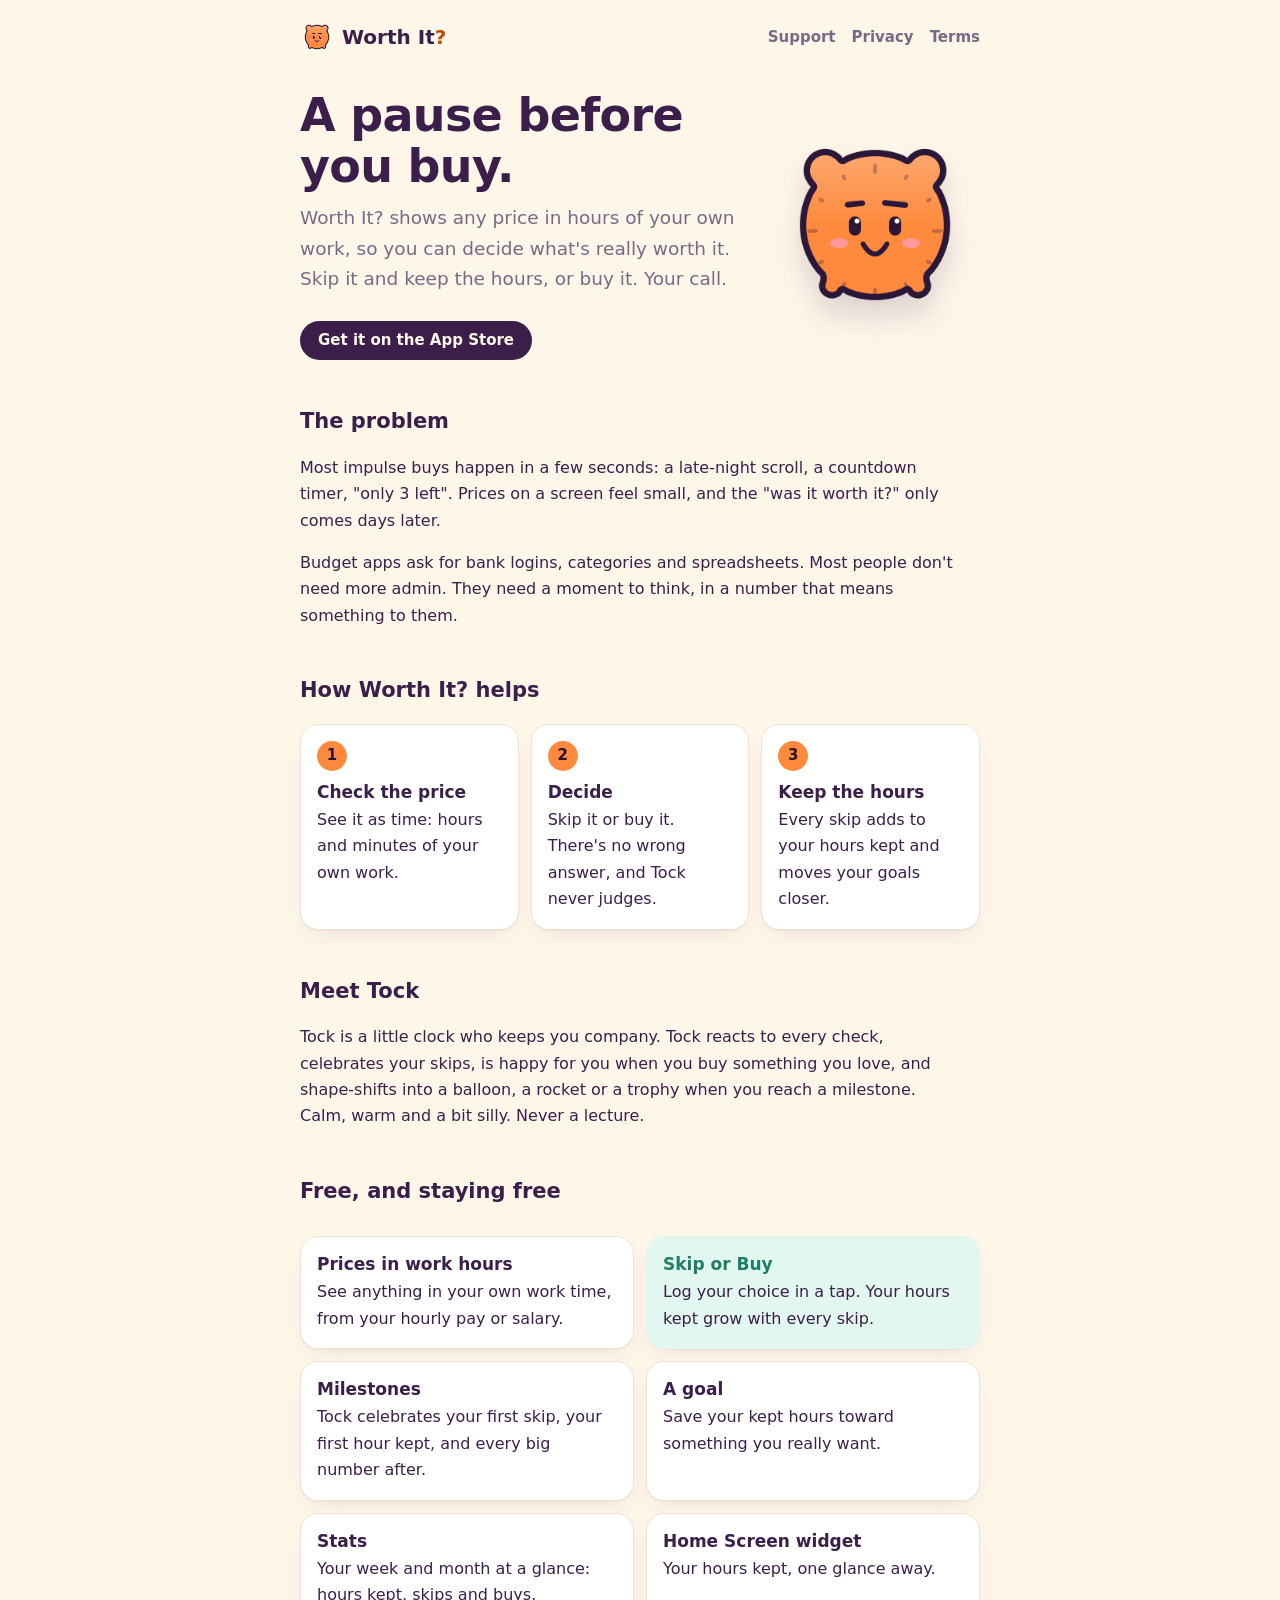
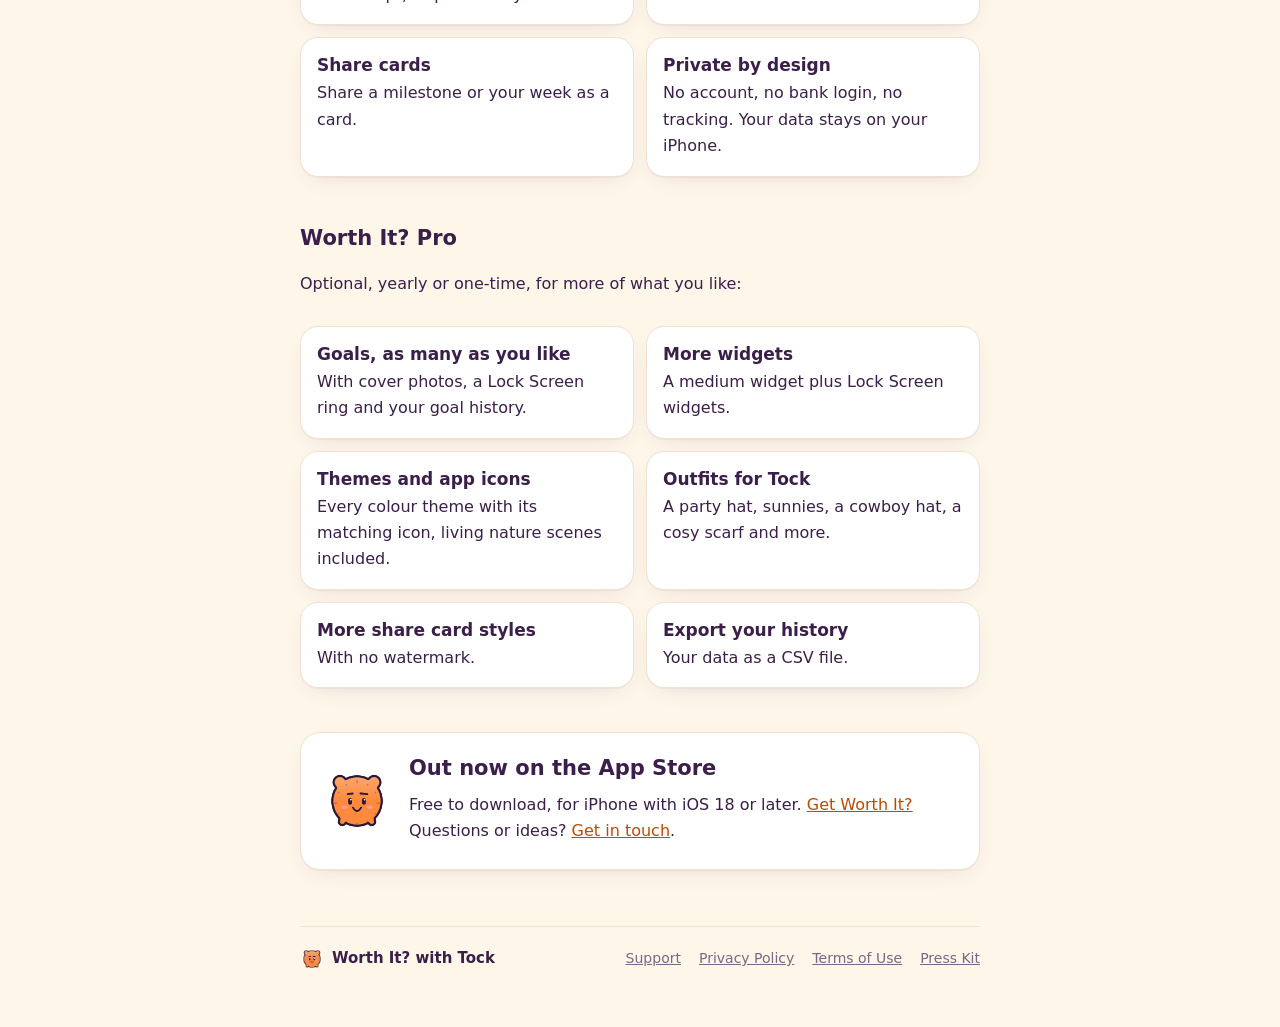
<file: index.html>
<!doctype html>
<html lang="en">
<head>
<meta charset="utf-8">
<meta name="viewport" content="width=device-width, initial-scale=1, viewport-fit=cover">
<title>Worth It? with Tock</title>
<meta name="description" content="Worth It? helps you pause before you buy. See any price in hours of your own work, skip what isn't worth it, and watch the hours you keep add up. No account, no tracking.">
<meta name="theme-color" content="#fff6ea" media="(prefers-color-scheme: light)">
<meta name="theme-color" content="#1f1626" media="(prefers-color-scheme: dark)">
<link rel="icon" type="image/png" href="assets/favicon.png">
<link rel="apple-touch-icon" href="assets/apple-touch-icon.png">
<meta name="apple-itunes-app" content="app-id=6837743984">
<meta property="og:title" content="Worth It? with Tock">
<meta property="og:description" content="See any price in hours of your work. Then decide.">
<meta property="og:image" content="https://iamvaibhavkhatri.github.io/worthit-app/assets/social.png">
<meta property="og:url" content="https://iamvaibhavkhatri.github.io/worthit-app/">
<meta name="twitter:card" content="summary_large_image">
<link rel="stylesheet" href="style.css?v=4">
</head>
<body>
<div class="wrap">
  <nav>
    <a class="brand" href="./"><img src="assets/tock.png" alt=""><span>Worth It<span class="q">?</span></span></a>
    <a href="support/">Support</a>
    <a href="privacy/">Privacy</a>
    <a href="terms/">Terms</a>
  </nav>

  <section class="hero">
    <div>
      <h1>A pause before you buy.</h1>
      <p class="lede">Worth It? shows any price in hours of your own work, so you can decide what's really worth it. Skip it and keep the hours, or buy it. Your call.</p>
      <a class="store" href="https://apps.apple.com/app/id6837743984">Get it on the App Store</a>
    </div>
    <img class="tock" src="assets/tock.png" alt="Tock, a friendly orange clock with a smile" width="210" height="210">
  </section>

  <section>
    <h2>The problem</h2>
    <p>Most impulse buys happen in a few seconds: a late-night scroll, a countdown timer, "only 3 left". Prices on a screen feel small, and the "was it worth it?" only comes days later.</p>
    <p>Budget apps ask for bank logins, categories and spreadsheets. Most people don't need more admin. They need a moment to think, in a number that means something to them.</p>
  </section>

  <section>
    <h2>How Worth It? helps</h2>
    <ol class="steps">
      <li><strong>Check the price</strong>See it as time: hours and minutes of your own work.</li>
      <li><strong>Decide</strong>Skip it or buy it. There's no wrong answer, and Tock never judges.</li>
      <li><strong>Keep the hours</strong>Every skip adds to your hours kept and moves your goals closer.</li>
    </ol>
  </section>

  <section>
    <h2>Meet Tock</h2>
    <p>Tock is a little clock who keeps you company. Tock reacts to every check, celebrates your skips, is happy for you when you buy something you love, and shape-shifts into a balloon, a rocket or a trophy when you reach a milestone. Calm, warm and a bit silly. Never a lecture.</p>
  </section>

  <section>
    <h2>Free, and staying free</h2>
    <ul class="points">
      <li><strong>Prices in work hours</strong>See anything in your own work time, from your hourly pay or salary.</li>
      <li class="kept"><strong>Skip or Buy</strong>Log your choice in a tap. Your hours kept grow with every skip.</li>
      <li><strong>Milestones</strong>Tock celebrates your first skip, your first hour kept, and every big number after.</li>
      <li><strong>A goal</strong>Save your kept hours toward something you really want.</li>
      <li><strong>Stats</strong>Your week and month at a glance: hours kept, skips and buys.</li>
      <li><strong>Home Screen widget</strong>Your hours kept, one glance away.</li>
      <li><strong>Share cards</strong>Share a milestone or your week as a card.</li>
      <li><strong>Private by design</strong>No account, no bank login, no tracking. Your data stays on your iPhone.</li>
    </ul>
  </section>

  <section>
    <h2>Worth It? Pro</h2>
    <p>Optional, yearly or one-time, for more of what you like:</p>
    <ul class="points">
      <li><strong>Goals, as many as you like</strong>With cover photos, a Lock Screen ring and your goal history.</li>
      <li><strong>More widgets</strong>A medium widget plus Lock Screen widgets.</li>
      <li><strong>Themes and app icons</strong>Every colour theme with its matching icon, living nature scenes included.</li>
      <li><strong>Outfits for Tock</strong>A party hat, sunnies, a cowboy hat, a cosy scarf and more.</li>
      <li><strong>More share card styles</strong>With no watermark.</li>
      <li><strong>Export your history</strong>Your data as a CSV file.</li>
    </ul>
  </section>

  <section class="card closing">
    <img src="assets/tock.png" alt="" width="72" height="72">
    <div>
      <h2>Out now on the App Store</h2>
      <p>Free to download, for iPhone with iOS 18 or later. <a href="https://apps.apple.com/app/id6837743984">Get Worth It?</a> Questions or ideas? <a href="support/">Get in touch</a>.</p>
    </div>
  </section>

  <footer>
    <span class="sig"><img src="assets/tock.png" alt="">Worth It? with Tock</span>
    <a href="support/">Support</a>
    <a href="privacy/">Privacy Policy</a>
    <a href="terms/">Terms of Use</a>
    <a href="press/">Press Kit</a>
  </footer>
</div>
</body>
</html>
</file>
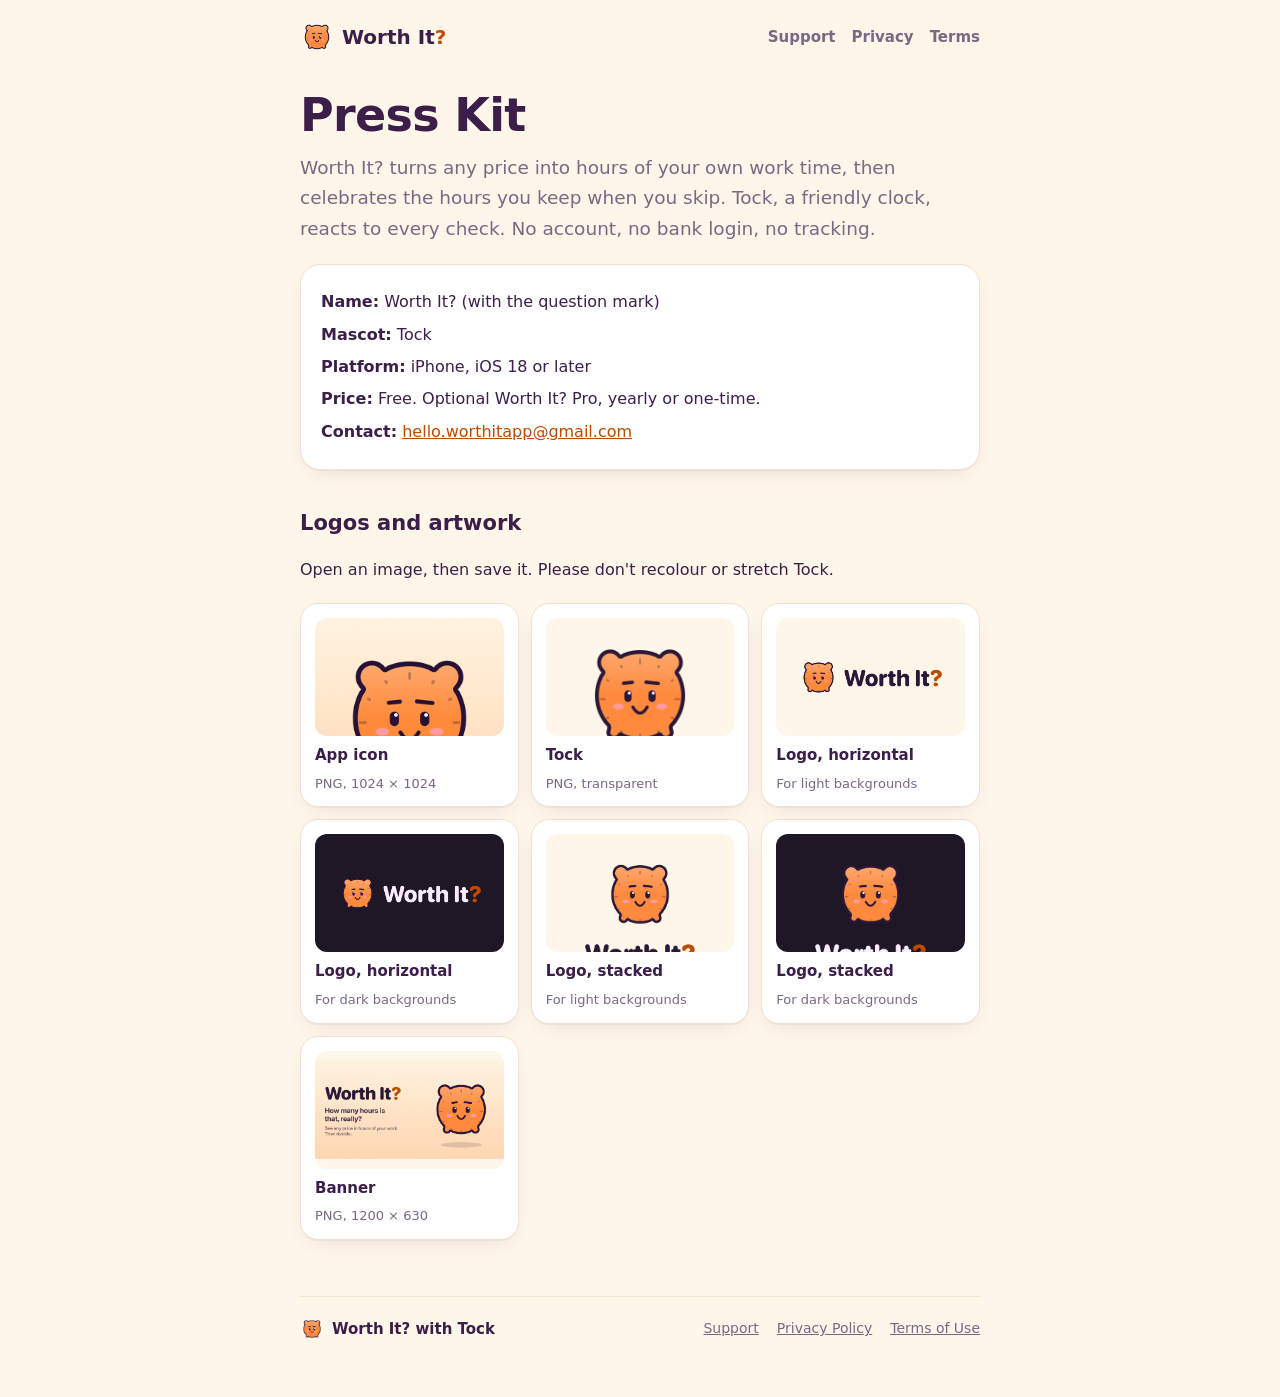
<file: press/index.html>
<!doctype html>
<html lang="en">
<head>
<meta charset="utf-8">
<meta name="viewport" content="width=device-width, initial-scale=1, viewport-fit=cover">
<title>Press Kit · Worth It?</title>
<link rel="icon" type="image/png" href="../assets/favicon.png">
<link rel="apple-touch-icon" href="../assets/apple-touch-icon.png">
<link rel="stylesheet" href="../style.css?v=4">
<style>
.kit { display: grid; grid-template-columns: repeat(auto-fill, minmax(200px, 1fr)); gap: 12px; margin: 20px 0; }
.kit a { display: grid; gap: 10px; background: var(--surface); border: 1px solid var(--line); border-radius: 18px; padding: 14px; color: var(--ink); text-decoration: none; box-shadow: var(--shadow); font: 700 15px/1.3 var(--round); }
.kit a span { color: var(--muted); font: 400 13px/1.3 var(--text); }
.kit .art { display: grid; place-items: center; aspect-ratio: 16 / 10; border-radius: 12px; background: #fff6ea; overflow: hidden; }
.kit .art.dark { background: #1f1626; }
.kit .art img { max-width: 82%; max-height: 82%; }
.kit .art.full img { max-width: 100%; max-height: 100%; }
</style>
</head>
<body>
<div class="wrap">
  <nav>
    <a class="brand" href="../"><img src="../assets/tock.png" alt=""><span>Worth It<span class="q">?</span></span></a>
    <a href="../support/">Support</a>
    <a href="../privacy/">Privacy</a>
    <a href="../terms/">Terms</a>
  </nav>

  <h1>Press Kit</h1>
  <p class="lede">Worth It? turns any price into hours of your own work time, then celebrates the hours you keep when you skip. Tock, a friendly clock, reacts to every check. No account, no bank login, no tracking.</p>

  <div class="card">
    <p><strong>Name:</strong> Worth It? (with the question mark)</p>
    <p><strong>Mascot:</strong> Tock</p>
    <p><strong>Platform:</strong> iPhone, iOS 18 or later</p>
    <p><strong>Price:</strong> Free. Optional Worth It? Pro, yearly or one-time.</p>
    <p><strong>Contact:</strong> <a href="mailto:hello.worthitapp@gmail.com">hello.worthitapp@gmail.com</a></p>
  </div>

  <h2>Logos and artwork</h2>
  <p>Open an image, then save it. Please don't recolour or stretch Tock.</p>
  <div class="kit">
    <a href="../assets/app-icon.png"><span class="art full"><img src="../assets/app-icon-512.png" alt="Worth It? app icon"></span>App icon<span>PNG, 1024 × 1024</span></a>
    <a href="../assets/tock.png"><span class="art"><img src="../assets/tock.png" alt="Tock"></span>Tock<span>PNG, transparent</span></a>
    <a href="../assets/logo-horizontal.png"><span class="art"><img src="../assets/logo-horizontal.png" alt="Worth It? logo"></span>Logo, horizontal<span>For light backgrounds</span></a>
    <a href="../assets/logo-horizontal-light.png"><span class="art dark"><img src="../assets/logo-horizontal-light.png" alt="Worth It? logo, light text"></span>Logo, horizontal<span>For dark backgrounds</span></a>
    <a href="../assets/logo-stacked.png"><span class="art"><img src="../assets/logo-stacked.png" alt="Worth It? stacked logo"></span>Logo, stacked<span>For light backgrounds</span></a>
    <a href="../assets/logo-stacked-light.png"><span class="art dark"><img src="../assets/logo-stacked-light.png" alt="Worth It? stacked logo, light text"></span>Logo, stacked<span>For dark backgrounds</span></a>
    <a href="../assets/social.png"><span class="art full"><img src="../assets/social.png" alt="Worth It? banner"></span>Banner<span>PNG, 1200 × 630</span></a>
  </div>

  <footer>
    <span class="sig"><img src="../assets/tock.png" alt="">Worth It? with Tock</span>
    <a href="../support/">Support</a>
    <a href="../privacy/">Privacy Policy</a>
    <a href="../terms/">Terms of Use</a>
  </footer>
</div>
</body>
</html>
</file>
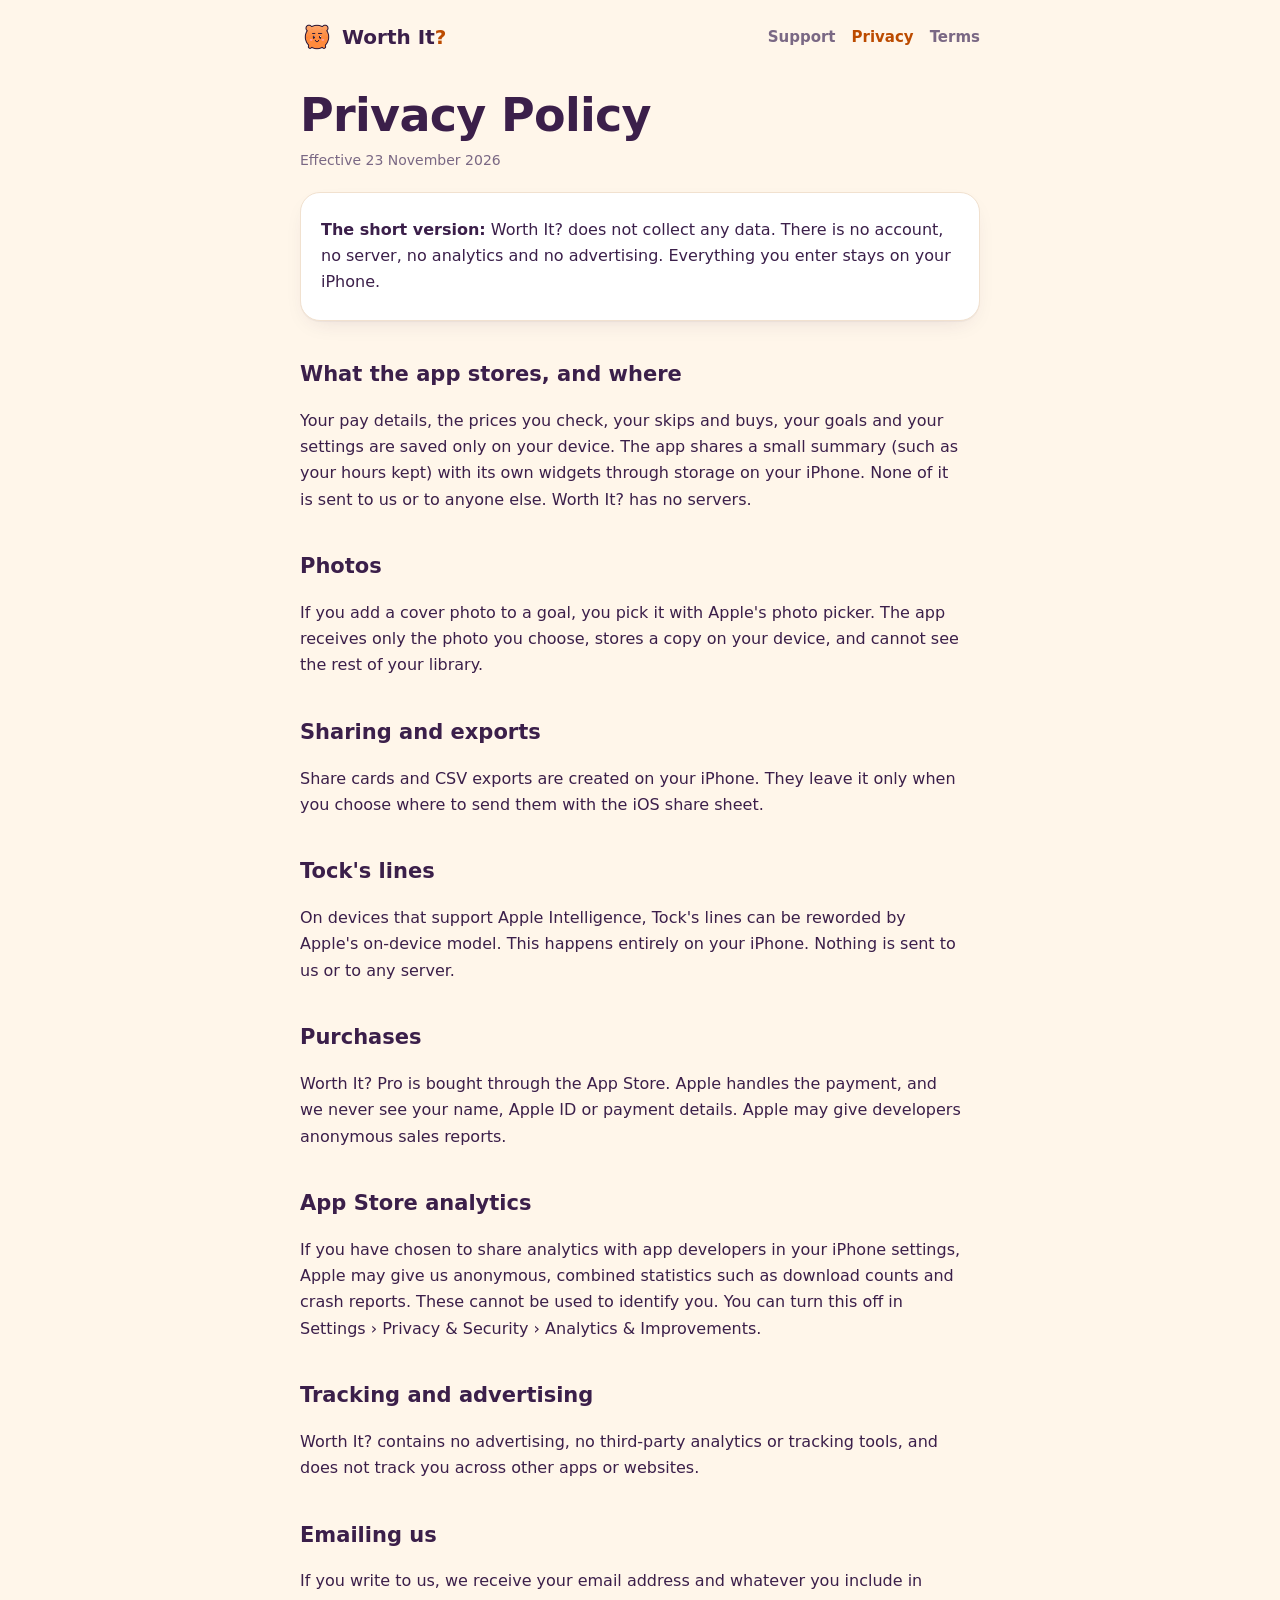
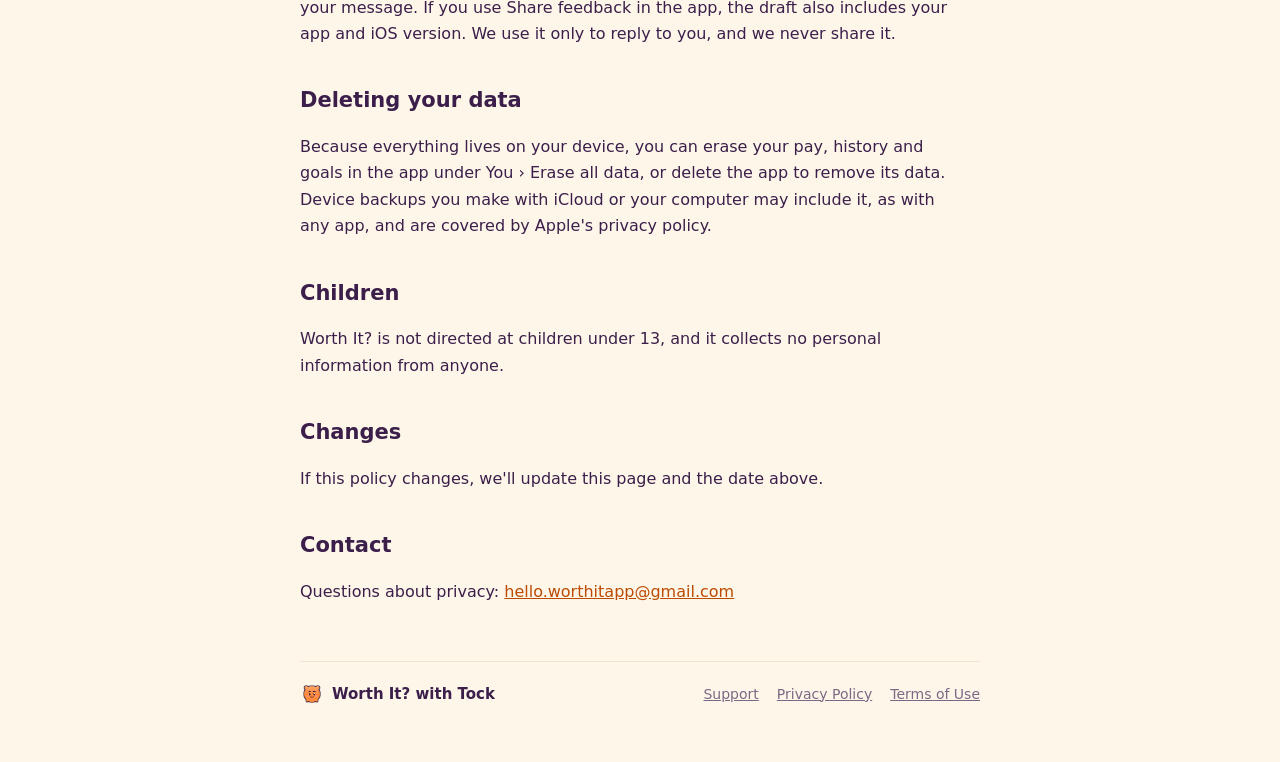
<file: privacy/index.html>
<!doctype html>
<html lang="en">
<head>
<meta charset="utf-8">
<meta name="viewport" content="width=device-width, initial-scale=1, viewport-fit=cover">
<title>Privacy Policy · Worth It?</title>
<link rel="icon" type="image/png" href="../assets/favicon.png">
<link rel="apple-touch-icon" href="../assets/apple-touch-icon.png">
<link rel="stylesheet" href="../style.css?v=4">
</head>
<body>
<div class="wrap">
  <nav>
    <a class="brand" href="../"><img src="../assets/tock.png" alt=""><span>Worth It<span class="q">?</span></span></a>
    <a href="../support/">Support</a>
    <a href="./" aria-current="page">Privacy</a>
    <a href="../terms/">Terms</a>
  </nav>

  <h1>Privacy Policy</h1>
  <p class="meta">Effective 23 November 2026</p>

  <div class="card">
    <p><strong>The short version:</strong> Worth It? does not collect any data. There is no account, no server, no analytics and no advertising. Everything you enter stays on your iPhone.</p>
  </div>

  <h2>What the app stores, and where</h2>
  <p>Your pay details, the prices you check, your skips and buys, your goals and your settings are saved only on your device. The app shares a small summary (such as your hours kept) with its own widgets through storage on your iPhone. None of it is sent to us or to anyone else. Worth It? has no servers.</p>

  <h2>Photos</h2>
  <p>If you add a cover photo to a goal, you pick it with Apple's photo picker. The app receives only the photo you choose, stores a copy on your device, and cannot see the rest of your library.</p>

  <h2>Sharing and exports</h2>
  <p>Share cards and CSV exports are created on your iPhone. They leave it only when you choose where to send them with the iOS share sheet.</p>

  <h2>Tock's lines</h2>
  <p>On devices that support Apple Intelligence, Tock's lines can be reworded by Apple's on-device model. This happens entirely on your iPhone. Nothing is sent to us or to any server.</p>

  <h2>Purchases</h2>
  <p>Worth It? Pro is bought through the App Store. Apple handles the payment, and we never see your name, Apple ID or payment details. Apple may give developers anonymous sales reports.</p>

  <h2>App Store analytics</h2>
  <p>If you have chosen to share analytics with app developers in your iPhone settings, Apple may give us anonymous, combined statistics such as download counts and crash reports. These cannot be used to identify you. You can turn this off in Settings › Privacy &amp; Security › Analytics &amp; Improvements.</p>

  <h2>Tracking and advertising</h2>
  <p>Worth It? contains no advertising, no third-party analytics or tracking tools, and does not track you across other apps or websites.</p>

  <h2>Emailing us</h2>
  <p>If you write to us, we receive your email address and whatever you include in your message. If you use Share feedback in the app, the draft also includes your app and iOS version. We use it only to reply to you, and we never share it.</p>

  <h2>Deleting your data</h2>
  <p>Because everything lives on your device, you can erase your pay, history and goals in the app under You › Erase all data, or delete the app to remove its data. Device backups you make with iCloud or your computer may include it, as with any app, and are covered by Apple's privacy policy.</p>

  <h2>Children</h2>
  <p>Worth It? is not directed at children under 13, and it collects no personal information from anyone.</p>

  <h2>Changes</h2>
  <p>If this policy changes, we'll update this page and the date above.</p>

  <h2>Contact</h2>
  <p>Questions about privacy: <a href="mailto:hello.worthitapp@gmail.com">hello.worthitapp@gmail.com</a></p>

  <footer>
    <span class="sig"><img src="../assets/tock.png" alt="">Worth It? with Tock</span>
    <a href="../support/">Support</a>
    <a href="./">Privacy Policy</a>
    <a href="../terms/">Terms of Use</a>
  </footer>
</div>
</body>
</html>
</file>
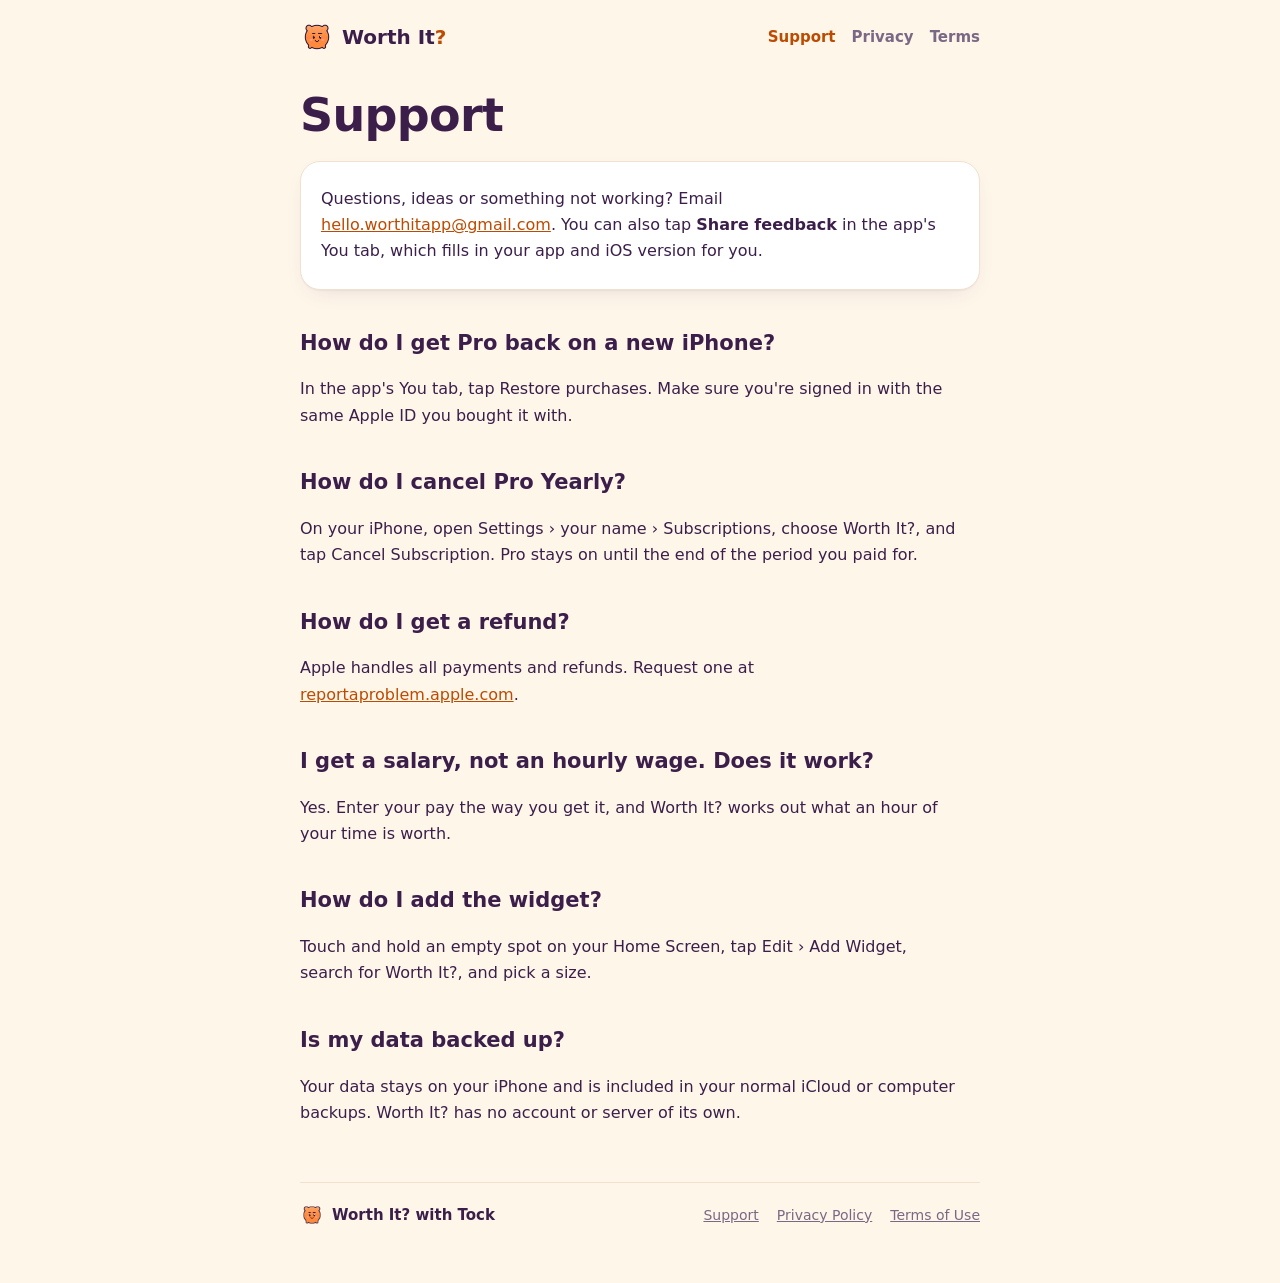
<file: support/index.html>
<!doctype html>
<html lang="en">
<head>
<meta charset="utf-8">
<meta name="viewport" content="width=device-width, initial-scale=1, viewport-fit=cover">
<title>Support · Worth It?</title>
<link rel="icon" type="image/png" href="../assets/favicon.png">
<link rel="apple-touch-icon" href="../assets/apple-touch-icon.png">
<link rel="stylesheet" href="../style.css?v=4">
</head>
<body>
<div class="wrap">
  <nav>
    <a class="brand" href="../"><img src="../assets/tock.png" alt=""><span>Worth It<span class="q">?</span></span></a>
    <a href="./" aria-current="page">Support</a>
    <a href="../privacy/">Privacy</a>
    <a href="../terms/">Terms</a>
  </nav>

  <h1>Support</h1>
  <div class="card">
    <p>Questions, ideas or something not working? Email <a href="mailto:hello.worthitapp@gmail.com">hello.worthitapp@gmail.com</a>. You can also tap <strong>Share feedback</strong> in the app's You tab, which fills in your app and iOS version for you.</p>
  </div>

  <h2>How do I get Pro back on a new iPhone?</h2>
  <p>In the app's You tab, tap Restore purchases. Make sure you're signed in with the same Apple ID you bought it with.</p>

  <h2>How do I cancel Pro Yearly?</h2>
  <p>On your iPhone, open Settings › your name › Subscriptions, choose Worth It?, and tap Cancel Subscription. Pro stays on until the end of the period you paid for.</p>

  <h2>How do I get a refund?</h2>
  <p>Apple handles all payments and refunds. Request one at <a href="https://reportaproblem.apple.com">reportaproblem.apple.com</a>.</p>

  <h2>I get a salary, not an hourly wage. Does it work?</h2>
  <p>Yes. Enter your pay the way you get it, and Worth It? works out what an hour of your time is worth.</p>

  <h2>How do I add the widget?</h2>
  <p>Touch and hold an empty spot on your Home Screen, tap Edit › Add Widget, search for Worth It?, and pick a size.</p>

  <h2>Is my data backed up?</h2>
  <p>Your data stays on your iPhone and is included in your normal iCloud or computer backups. Worth It? has no account or server of its own.</p>

  <footer>
    <span class="sig"><img src="../assets/tock.png" alt="">Worth It? with Tock</span>
    <a href="./">Support</a>
    <a href="../privacy/">Privacy Policy</a>
    <a href="../terms/">Terms of Use</a>
  </footer>
</div>
</body>
</html>
</file>
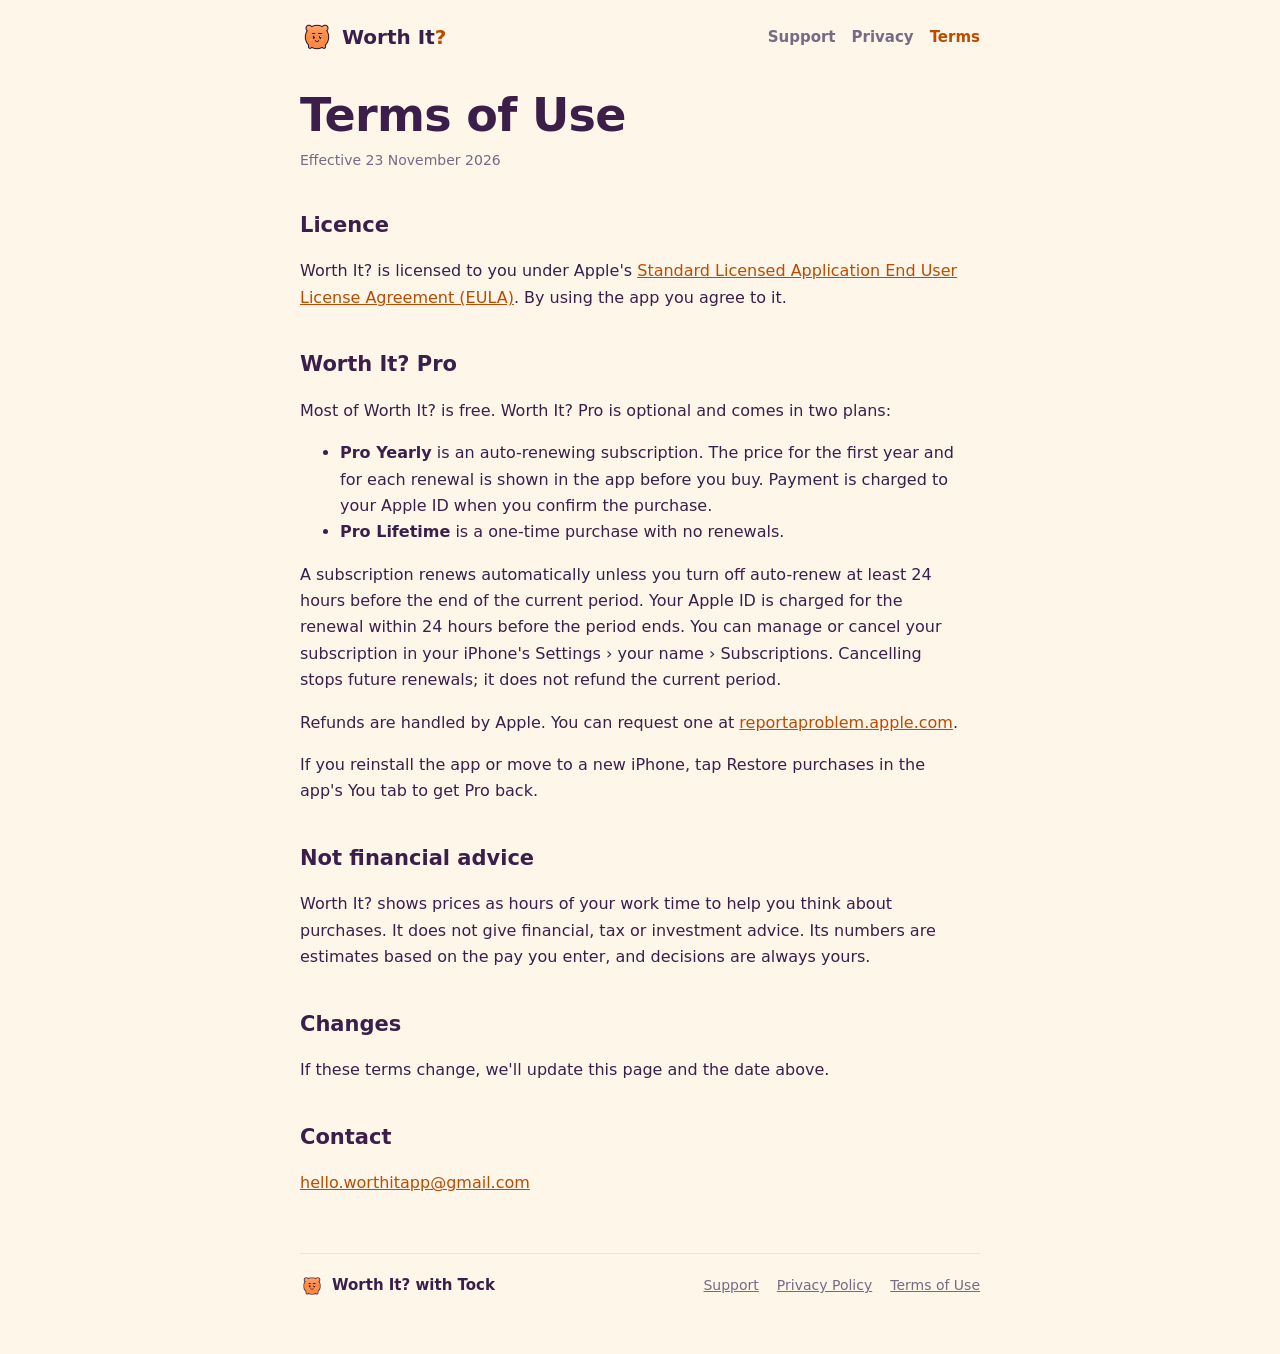
<file: terms/index.html>
<!doctype html>
<html lang="en">
<head>
<meta charset="utf-8">
<meta name="viewport" content="width=device-width, initial-scale=1, viewport-fit=cover">
<title>Terms of Use · Worth It?</title>
<link rel="icon" type="image/png" href="../assets/favicon.png">
<link rel="apple-touch-icon" href="../assets/apple-touch-icon.png">
<link rel="stylesheet" href="../style.css?v=4">
</head>
<body>
<div class="wrap">
  <nav>
    <a class="brand" href="../"><img src="../assets/tock.png" alt=""><span>Worth It<span class="q">?</span></span></a>
    <a href="../support/">Support</a>
    <a href="../privacy/">Privacy</a>
    <a href="./" aria-current="page">Terms</a>
  </nav>

  <h1>Terms of Use</h1>
  <p class="meta">Effective 23 November 2026</p>

  <h2>Licence</h2>
  <p>Worth It? is licensed to you under Apple's <a href="https://www.apple.com/legal/internet-services/itunes/dev/stdeula/">Standard Licensed Application End User License Agreement (EULA)</a>. By using the app you agree to it.</p>

  <h2>Worth It? Pro</h2>
  <p>Most of Worth It? is free. Worth It? Pro is optional and comes in two plans:</p>
  <ul>
    <li><strong>Pro Yearly</strong> is an auto-renewing subscription. The price for the first year and for each renewal is shown in the app before you buy. Payment is charged to your Apple ID when you confirm the purchase.</li>
    <li><strong>Pro Lifetime</strong> is a one-time purchase with no renewals.</li>
  </ul>
  <p>A subscription renews automatically unless you turn off auto-renew at least 24 hours before the end of the current period. Your Apple ID is charged for the renewal within 24 hours before the period ends. You can manage or cancel your subscription in your iPhone's Settings › your name › Subscriptions. Cancelling stops future renewals; it does not refund the current period.</p>
  <p>Refunds are handled by Apple. You can request one at <a href="https://reportaproblem.apple.com">reportaproblem.apple.com</a>.</p>
  <p>If you reinstall the app or move to a new iPhone, tap Restore purchases in the app's You tab to get Pro back.</p>

  <h2>Not financial advice</h2>
  <p>Worth It? shows prices as hours of your work time to help you think about purchases. It does not give financial, tax or investment advice. Its numbers are estimates based on the pay you enter, and decisions are always yours.</p>

  <h2>Changes</h2>
  <p>If these terms change, we'll update this page and the date above.</p>

  <h2>Contact</h2>
  <p><a href="mailto:hello.worthitapp@gmail.com">hello.worthitapp@gmail.com</a></p>

  <footer>
    <span class="sig"><img src="../assets/tock.png" alt="">Worth It? with Tock</span>
    <a href="../support/">Support</a>
    <a href="../privacy/">Privacy Policy</a>
    <a href="./">Terms of Use</a>
  </footer>
</div>
</body>
</html>
</file>
<file: style.css>
/* Sunny, Tock's default theme (Core/Palette+Classic.swift). */
:root {
  --bg: #fff6ea;
  --bg-deep: #ffe2c4;
  --surface: #ffffff;
  --ink: #3b1f4a;
  --muted: #7a6884;
  --line: #f1e1cf;
  --primary: #ff8a3d;
  --on-primary: #2a1530;
  --primary-text: #bc4b00;
  --kept: #2ec4a0;
  --kept-text: #1e7e67;
  --kept-soft: #e2f7f0;
  --shadow: 0 1px 0 rgba(59, 31, 74, 0.04), 0 8px 24px -12px rgba(59, 31, 74, 0.18);
  --round: ui-rounded, "SF Pro Rounded", "Nunito", -apple-system, BlinkMacSystemFont, "Segoe UI", system-ui, sans-serif;
  --text: -apple-system, BlinkMacSystemFont, "SF Pro Text", "Segoe UI", Roboto, system-ui, sans-serif;
  color-scheme: light;
}
@media (prefers-color-scheme: dark) {
  :root {
    --bg: #1f1626;
    --bg-deep: #2a1d33;
    --surface: #2d2236;
    --ink: #f8ecff;
    --muted: #b7a6c2;
    --line: #3d2f48;
    --primary: #ff9a55;
    --on-primary: #2a1530;
    --primary-text: #ff9a55;
    --kept: #4fddb9;
    --kept-text: #4fddb9;
    --kept-soft: #1d3a33;
    --shadow: 0 8px 24px -12px rgba(0, 0, 0, 0.6);
    color-scheme: dark;
  }
}
* { box-sizing: border-box; }
html { -webkit-text-size-adjust: 100%; }
body {
  margin: 0;
  background: var(--bg);
  color: var(--ink);
  font: 16px/1.65 var(--text);
}
.wrap {
  max-width: 720px;
  margin: 0 auto;
  padding-block: 20px 56px;
  padding-left: max(20px, env(safe-area-inset-left, 0px));
  padding-right: max(20px, env(safe-area-inset-right, 0px));
}
a { color: var(--primary-text); }
:focus-visible { outline: 3px solid var(--primary); outline-offset: 3px; border-radius: 6px; }

/* Header */
nav { display: flex; flex-wrap: wrap; align-items: center; gap: 6px 16px; margin-bottom: 36px; font: 600 15px/1 var(--round); }
.brand { display: inline-flex; align-items: center; gap: 8px; margin-right: auto; color: var(--ink); text-decoration: none; font: 800 20px/1 var(--round); }
.brand img { width: 34px; height: 34px; }
.q { color: var(--primary-text); }
nav a:not(.brand) { color: var(--muted); text-decoration: none; padding: 6px 0; }
nav a:not(.brand):hover, nav a[aria-current] { color: var(--primary-text); }

/* Type */
h1, h2, h3 { font-family: var(--round); text-wrap: balance; }
h1 { font-size: clamp(32px, 7vw, 46px); font-weight: 800; line-height: 1.1; letter-spacing: -0.015em; margin: 0 0 12px; }
h2 { font-size: 21px; font-weight: 800; margin: 36px 0 6px; }
p, li { max-width: 65ch; }
.lede { font-size: 18.5px; color: var(--muted); margin-top: 0; }
.meta { color: var(--muted); font-size: 14px; margin-top: -4px; }

/* Cards */
.card { background: var(--surface); border: 1px solid var(--line); border-radius: 20px; padding: 18px 20px; margin: 20px 0; box-shadow: var(--shadow); }
.card p { margin: 6px 0; }

/* Home hero */
.hero { display: grid; grid-template-columns: 1fr 210px; gap: 24px; align-items: center; margin-bottom: 8px; }
.hero > div { min-width: 0; }
.hero .tock { width: 100%; height: auto; max-width: 210px; justify-self: center; animation: bob 3.2s ease-in-out infinite; filter: drop-shadow(0 18px 14px rgba(59, 31, 74, 0.16)); }
@keyframes bob { 0%, 100% { transform: translateY(0) rotate(-2deg); } 50% { transform: translateY(-10px) rotate(2deg); } }
@media (prefers-reduced-motion: reduce) { .hero .tock { animation: none; } }
.store { display: inline-flex; align-items: center; gap: 8px; margin-top: 8px; padding: 12px 18px; border-radius: 999px; background: var(--ink); color: var(--bg); font: 700 15px/1 var(--round); text-decoration: none; }
.store:hover { opacity: 0.88; }
.store:focus-visible { outline: 3px solid var(--primary); outline-offset: 3px; }
@media (max-width: 560px) {
  .hero { grid-template-columns: 1fr; }
  .hero .tock { order: -1; max-width: 150px; }
  nav { font-size: 14px; gap: 6px 12px; }
  .brand { font-size: 18px; }
  .brand img { width: 30px; height: 30px; }
}

/* How it works */
.steps { list-style: none; counter-reset: step; padding: 0; margin: 16px 0; display: grid; grid-template-columns: repeat(3, minmax(0, 1fr)); gap: 12px; }
.steps li { counter-increment: step; background: var(--surface); border: 1px solid var(--line); border-radius: 18px; padding: 16px; box-shadow: var(--shadow); }
.steps li::before { content: counter(step); display: grid; place-items: center; width: 30px; height: 30px; border-radius: 50%; background: var(--primary); color: var(--on-primary); font: 800 15px/1 var(--round); margin-bottom: 10px; }
.steps strong { display: block; font: 800 17px/1.3 var(--round); margin-bottom: 4px; }
@media (max-width: 560px) { .steps { grid-template-columns: minmax(0, 1fr); } }
section > h2 { margin-top: 44px; }
.points { margin-top: 16px; }

/* Closing */
.closing { display: flex; align-items: center; gap: 16px; margin-top: 44px; }
.closing > div { min-width: 0; }
.closing h2 { margin: 0 0 2px; }
.closing img { flex: none; width: 72px; height: 72px; }

/* Features */
.points { display: grid; grid-template-columns: repeat(2, minmax(0, 1fr)); gap: 12px; padding: 0; list-style: none; margin: 28px 0; }
.points li { background: var(--surface); border: 1px solid var(--line); border-radius: 18px; padding: 16px; box-shadow: var(--shadow); }
.points strong { display: block; font: 800 17px/1.3 var(--round); margin-bottom: 4px; }
.points .kept { background: var(--kept-soft); border-color: transparent; }
.points .kept strong { color: var(--kept-text); }
@media (max-width: 560px) { .points { grid-template-columns: minmax(0, 1fr); } }

/* Footer */
footer { margin-top: 56px; padding-top: 20px; border-top: 1px solid var(--line); color: var(--muted); font-size: 14px; display: flex; flex-wrap: wrap; align-items: center; gap: 8px 18px; }
footer .sig { display: inline-flex; align-items: center; gap: 8px; margin-right: auto; font: 700 15px/1 var(--round); color: var(--ink); }
footer .sig img { width: 24px; height: 24px; }
footer a { color: var(--muted); }
</file>
